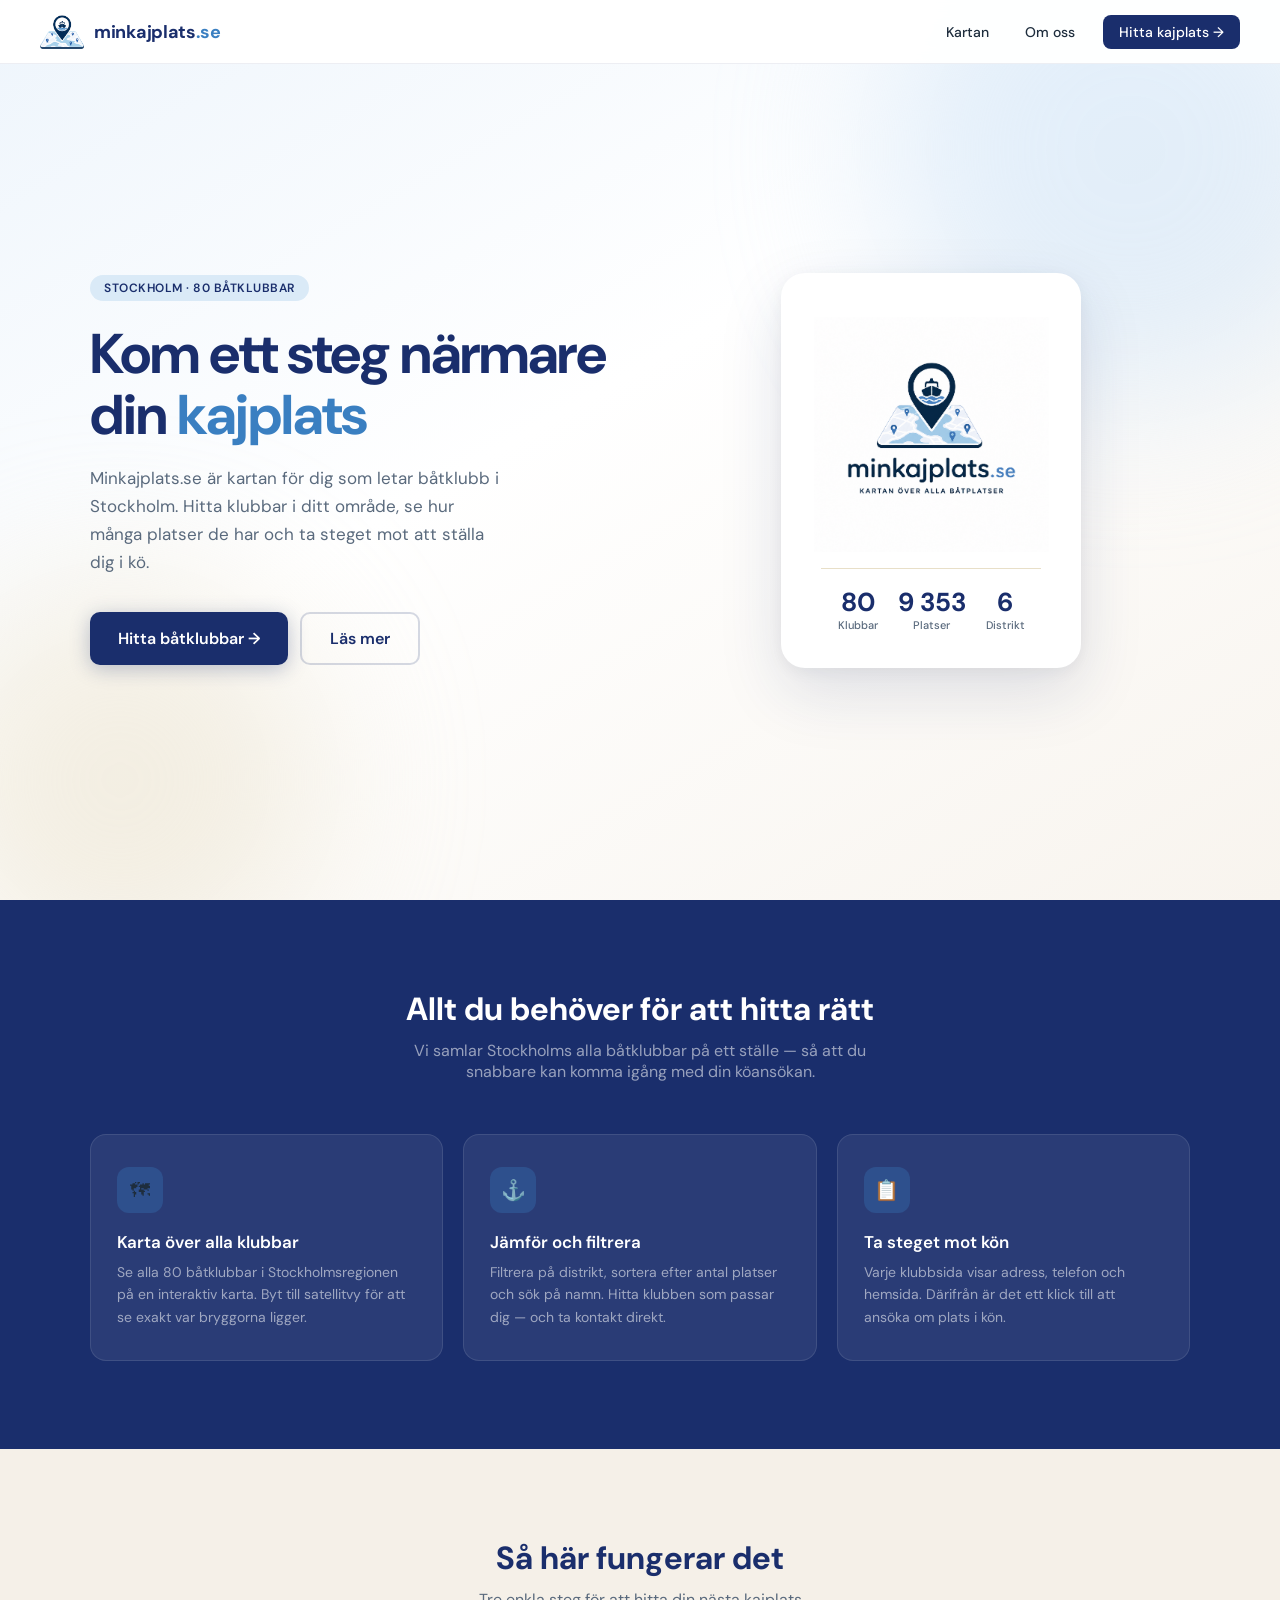
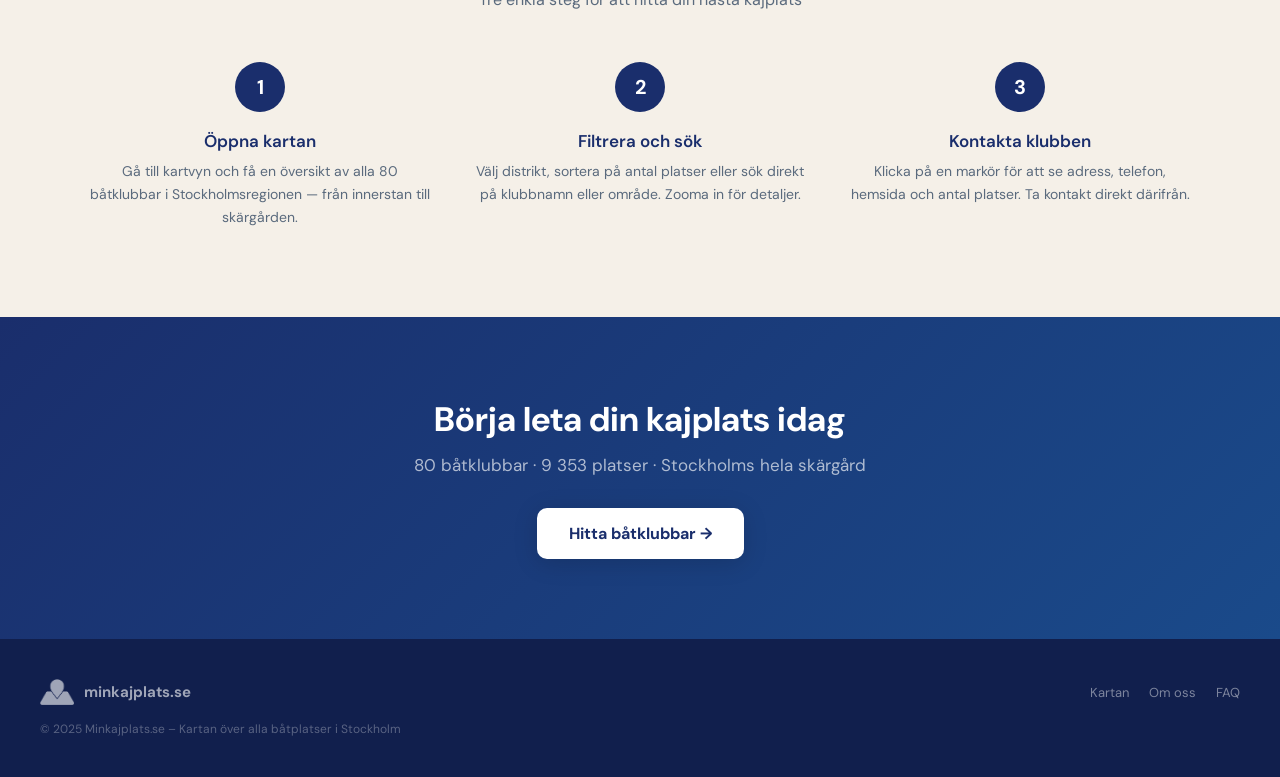
<file: static/index.html>
<!DOCTYPE html>
<html lang="sv">
<head>
  <meta charset="UTF-8" />
  <meta name="viewport" content="width=device-width, initial-scale=1.0" />
  <title>Minkajplats.se – Kartan över alla båtplatser</title>
  <link href="https://fonts.googleapis.com/css2?family=DM+Sans:wght@300;400;500;600;700&display=swap" rel="stylesheet" />
  <style>
    *, *::before, *::after { box-sizing: border-box; margin: 0; padding: 0; }
    :root {
      --navy:    #1a2e6c;
      --navy-dk: #111f4d;
      --sky:     #daeaf7;
      --water:   #3a7fc1;
      --sand:    #f5f0e8;
      --rope:    #e8dfc8;
      --text:    #1e2d3d;
      --muted:   #5a6a7d;
      --white:   #ffffff;
    }
    html { scroll-behavior: smooth; }
    body { font-family: 'DM Sans', sans-serif; color: var(--text); background: var(--white); }

    /* NAV */
    nav {
      position: fixed; top: 0; left: 0; right: 0; z-index: 100;
      display: flex; align-items: center; justify-content: space-between;
      padding: 0 40px; height: 64px;
      background: rgba(255,255,255,0.95);
      backdrop-filter: blur(10px);
      border-bottom: 1px solid rgba(26,46,108,0.08);
    }
    .nav-logo { display: flex; align-items: center; gap: 10px; text-decoration: none; }
    .nav-logo img { height: 34px; }
    .nav-logo-text { font-size: 18px; font-weight: 700; color: var(--navy); letter-spacing: -0.3px; }
    .nav-logo-text span { color: var(--water); }
    .nav-links { display: flex; align-items: center; gap: 4px; }
    .nav-links a {
      text-decoration: none; color: var(--text); font-size: 14px; font-weight: 500;
      padding: 8px 16px; border-radius: 6px; transition: background .15s;
    }
    .nav-links a:hover { background: var(--sand); }
    .nav-cta {
      background: var(--navy) !important; color: var(--white) !important;
      border-radius: 8px !important; margin-left: 8px;
    }
    .nav-cta:hover { background: var(--navy-dk) !important; }

    /* HERO */
    .hero {
      min-height: 100vh;
      background: linear-gradient(150deg, #eef5fc 0%, var(--white) 45%, #f8f4ee 100%);
      display: flex; align-items: center; justify-content: center;
      padding: 100px 40px 60px;
      position: relative; overflow: hidden;
    }
    .hero-blob {
      position: absolute; pointer-events: none;
      border-radius: 50%; filter: blur(80px); opacity: 0.5;
    }
    .blob1 { width: 500px; height: 500px; background: #c8dff5; top: -100px; right: -100px; }
    .blob2 { width: 400px; height: 400px; background: #e8dfc8; bottom: -80px; left: -80px; }
    .hero-inner {
      max-width: 1100px; width: 100%;
      display: grid; grid-template-columns: 1fr 1fr; gap: 64px; align-items: center;
      position: relative; z-index: 1;
    }
    .hero-badge {
      display: inline-flex; align-items: center; gap: 6px;
      background: var(--sky); color: var(--navy);
      border-radius: 20px; padding: 5px 14px;
      font-size: 12px; font-weight: 600; letter-spacing: 0.5px; text-transform: uppercase;
      margin-bottom: 22px;
    }
    h1 {
      font-size: clamp(34px, 4.5vw, 56px); font-weight: 700; line-height: 1.1;
      color: var(--navy); letter-spacing: -1px; margin-bottom: 18px;
    }
    h1 em { color: var(--water); font-style: normal; }
    .hero-sub {
      font-size: 17px; color: var(--muted); line-height: 1.65;
      max-width: 420px; margin-bottom: 36px;
    }
    .hero-actions { display: flex; gap: 12px; flex-wrap: wrap; }
    .btn-primary {
      display: inline-flex; align-items: center; gap: 8px;
      background: var(--navy); color: var(--white);
      padding: 14px 28px; border-radius: 10px; font-size: 16px; font-weight: 600;
      text-decoration: none; transition: transform .15s, box-shadow .15s;
      box-shadow: 0 4px 20px rgba(26,46,108,0.28);
    }
    .btn-primary:hover { transform: translateY(-2px); box-shadow: 0 6px 28px rgba(26,46,108,0.35); }
    .btn-ghost {
      display: inline-flex; align-items: center; gap: 8px;
      background: transparent; color: var(--navy);
      padding: 14px 28px; border-radius: 10px; font-size: 16px; font-weight: 600;
      text-decoration: none; border: 2px solid rgba(26,46,108,0.18);
      transition: border-color .15s, background .15s;
    }
    .btn-ghost:hover { border-color: var(--navy); background: rgba(26,46,108,0.04); }

    /* Hero visual card */
    .hero-visual { display: flex; justify-content: center; }
    .hero-card {
      background: white;
      border-radius: 24px;
      box-shadow: 0 24px 64px rgba(26,46,108,0.13), 0 4px 16px rgba(0,0,0,0.05);
      padding: 44px 40px 36px;
      display: flex; flex-direction: column; align-items: center;
      gap: 4px; width: 300px;
    }
    .hero-card img { width: 280px; height: 235px; object-fit: contain; margin-bottom: 12px; }
    .hero-card-stats { display: flex; gap: 20px; width: 100%; justify-content: center; padding-top: 20px; border-top: 1px solid var(--rope); }
    .hcs { text-align: center; }
    .hcs-n { font-size: 26px; font-weight: 700; color: var(--navy); line-height: 1; }
    .hcs-l { font-size: 11px; color: var(--muted); font-weight: 500; margin-top: 3px; }

    /* FEATURES */
    .features { background: var(--navy); padding: 88px 40px; }
    .section-inner { max-width: 1100px; margin: 0 auto; }
    .sec-head { text-align: center; margin-bottom: 52px; }
    .sec-head h2 { font-size: 32px; font-weight: 700; color: white; margin-bottom: 10px; }
    .sec-head p { font-size: 16px; color: rgba(255,255,255,0.55); max-width: 460px; margin: 0 auto; }
    .feature-grid { display: grid; grid-template-columns: repeat(3, 1fr); gap: 20px; }
    .fc {
      background: rgba(255,255,255,0.07); border: 1px solid rgba(255,255,255,0.1);
      border-radius: 16px; padding: 32px 26px; transition: background .2s;
    }
    .fc:hover { background: rgba(255,255,255,0.11); }
    .fc-icon {
      width: 46px; height: 46px; border-radius: 12px;
      background: rgba(58,127,193,0.3);
      display: flex; align-items: center; justify-content: center;
      font-size: 20px; margin-bottom: 18px;
    }
    .fc h3 { font-size: 17px; font-weight: 600; color: white; margin-bottom: 8px; }
    .fc p { font-size: 14px; color: rgba(255,255,255,0.55); line-height: 1.6; }

    /* HOW */
    .how { background: var(--sand); padding: 88px 40px; }
    .how .sec-head h2 { color: var(--navy); }
    .how .sec-head p { color: var(--muted); }
    .steps { display: grid; grid-template-columns: repeat(3, 1fr); gap: 40px; }
    .step { text-align: center; }
    .step-n {
      width: 50px; height: 50px; border-radius: 50%;
      background: var(--navy); color: white;
      display: flex; align-items: center; justify-content: center;
      font-size: 20px; font-weight: 700; margin: 0 auto 18px;
    }
    .step h3 { font-size: 17px; font-weight: 600; color: var(--navy); margin-bottom: 8px; }
    .step p { font-size: 14px; color: var(--muted); line-height: 1.65; }

    /* CTA */
    .cta {
      background: linear-gradient(135deg, #1a2e6c 0%, #1a4a8a 100%);
      padding: 80px 40px; text-align: center;
    }
    .cta h2 { font-size: 34px; font-weight: 700; color: white; margin-bottom: 12px; }
    .cta p { font-size: 17px; color: rgba(255,255,255,0.65); margin-bottom: 32px; }
    .btn-white {
      display: inline-flex; align-items: center; gap: 8px;
      background: white; color: var(--navy);
      padding: 15px 32px; border-radius: 10px; font-size: 16px; font-weight: 700;
      text-decoration: none; transition: transform .15s;
      box-shadow: 0 4px 24px rgba(0,0,0,0.15);
    }
    .btn-white:hover { transform: translateY(-2px); }

    /* FOOTER */
    footer {
      background: var(--navy-dk); padding: 40px;
      display: flex; flex-wrap: wrap; align-items: center; justify-content: space-between; gap: 16px;
    }
    .foot-logo { display: flex; align-items: center; gap: 10px; text-decoration: none; }
    .foot-logo img { height: 26px; filter: brightness(0) invert(1); opacity: 0.6; }
    .foot-logo span { font-size: 15px; font-weight: 700; color: rgba(255,255,255,0.6); }
    .foot-links { display: flex; gap: 20px; }
    .foot-links a { color: rgba(255,255,255,0.45); text-decoration: none; font-size: 13px; transition: color .15s; }
    .foot-links a:hover { color: rgba(255,255,255,0.85); }
    .foot-copy { width: 100%; font-size: 12px; color: rgba(255,255,255,0.3); }

    @media (max-width: 768px) {
      nav { padding: 0 20px; }
      .nav-links a:not(.nav-cta) { display: none; }
      .hero { padding: 88px 20px 40px; }
      .hero-inner { grid-template-columns: 1fr; gap: 36px; }
      .hero-visual { order: -1; }
      .hero-card { width: 260px; padding: 32px; }
      .hero-card img { width: 120px; height: 120px; }
      .features, .how { padding: 60px 20px; }
      .feature-grid, .steps { grid-template-columns: 1fr; gap: 14px; }
      .cta { padding: 60px 20px; }
      footer { padding: 28px 20px; }
    }
  </style>
</head>
<body>

<nav>
  <a class="nav-logo" href="/">
    <img src="/static/logo_notext.png" alt="Minkajplats" />
    <span class="nav-logo-text">minkajplats<span>.se</span></span>
  </a>
  <div class="nav-links">
    <a href="/stockholm">Kartan</a>
    <a href="/om">Om oss</a>
    <a href="/stockholm" class="nav-cta">Hitta kajplats →</a>
  </div>
</nav>

<section class="hero">
  <div class="hero-blob blob1"></div>
  <div class="hero-blob blob2"></div>
  <div class="hero-inner">
    <div class="hero-text">
      <div class="hero-badge">Stockholm · 80 båtklubbar</div>
      <h1>Kom ett steg närmare<br>din <em>kajplats</em></h1>
      <p class="hero-sub">Minkajplats.se är kartan för dig som letar båtklubb i Stockholm. Hitta klubbar i ditt område, se hur många platser de har och ta steget mot att ställa dig i kö.</p>
      <div class="hero-actions">
        <a href="/stockholm" class="btn-primary">Hitta båtklubbar →</a>
        <a href="/om" class="btn-ghost">Läs mer</a>
      </div>
    </div>
    <div class="hero-visual">
      <div class="hero-card">
        <img src="/static/logo.png" alt="Minkajplats.se" />
        <div class="hero-card-stats">
          <div class="hcs"><div class="hcs-n">80</div><div class="hcs-l">Klubbar</div></div>
          <div class="hcs"><div class="hcs-n">9 353</div><div class="hcs-l">Platser</div></div>
          <div class="hcs"><div class="hcs-n">6</div><div class="hcs-l">Distrikt</div></div>
        </div>
      </div>
    </div>
  </div>
</section>

<section class="features">
  <div class="section-inner">
    <div class="sec-head">
      <h2>Allt du behöver för att hitta rätt</h2>
      <p>Vi samlar Stockholms alla båtklubbar på ett ställe — så att du snabbare kan komma igång med din köansökan.</p>
    </div>
    <div class="feature-grid">
      <div class="fc">
        <div class="fc-icon">🗺</div>
        <h3>Karta över alla klubbar</h3>
        <p>Se alla 80 båtklubbar i Stockholmsregionen på en interaktiv karta. Byt till satellitvy för att se exakt var bryggorna ligger.</p>
      </div>
      <div class="fc">
        <div class="fc-icon">⚓</div>
        <h3>Jämför och filtrera</h3>
        <p>Filtrera på distrikt, sortera efter antal platser och sök på namn. Hitta klubben som passar dig — och ta kontakt direkt.</p>
      </div>
      <div class="fc">
        <div class="fc-icon">📋</div>
        <h3>Ta steget mot kön</h3>
        <p>Varje klubbsida visar adress, telefon och hemsida. Därifrån är det ett klick till att ansöka om plats i kön.</p>
      </div>
    </div>
  </div>
</section>

<section class="how">
  <div class="section-inner">
    <div class="sec-head">
      <h2>Så här fungerar det</h2>
      <p>Tre enkla steg för att hitta din nästa kajplats</p>
    </div>
    <div class="steps">
      <div class="step">
        <div class="step-n">1</div>
        <h3>Öppna kartan</h3>
        <p>Gå till kartvyn och få en översikt av alla 80 båtklubbar i Stockholmsregionen — från innerstan till skärgården.</p>
      </div>
      <div class="step">
        <div class="step-n">2</div>
        <h3>Filtrera och sök</h3>
        <p>Välj distrikt, sortera på antal platser eller sök direkt på klubbnamn eller område. Zooma in för detaljer.</p>
      </div>
      <div class="step">
        <div class="step-n">3</div>
        <h3>Kontakta klubben</h3>
        <p>Klicka på en markör för att se adress, telefon, hemsida och antal platser. Ta kontakt direkt därifrån.</p>
      </div>
    </div>
  </div>
</section>

<section class="cta">
  <h2>Börja leta din kajplats idag</h2>
  <p>80 båtklubbar · 9 353 platser · Stockholms hela skärgård</p>
  <a href="/stockholm" class="btn-white">Hitta båtklubbar →</a>
</section>

<footer>
  <a class="foot-logo" href="/">
    <img src="/static/logo_notext.png" alt="Minkajplats" />
    <span>minkajplats.se</span>
  </a>
  <div class="foot-links">
    <a href="/stockholm">Kartan</a>
    <a href="/om">Om oss</a>
    <a href="/om#faq">FAQ</a>
  </div>
  <div class="foot-copy">© 2025 Minkajplats.se – Kartan över alla båtplatser i Stockholm</div>
</footer>

</body>
</html>
</file>
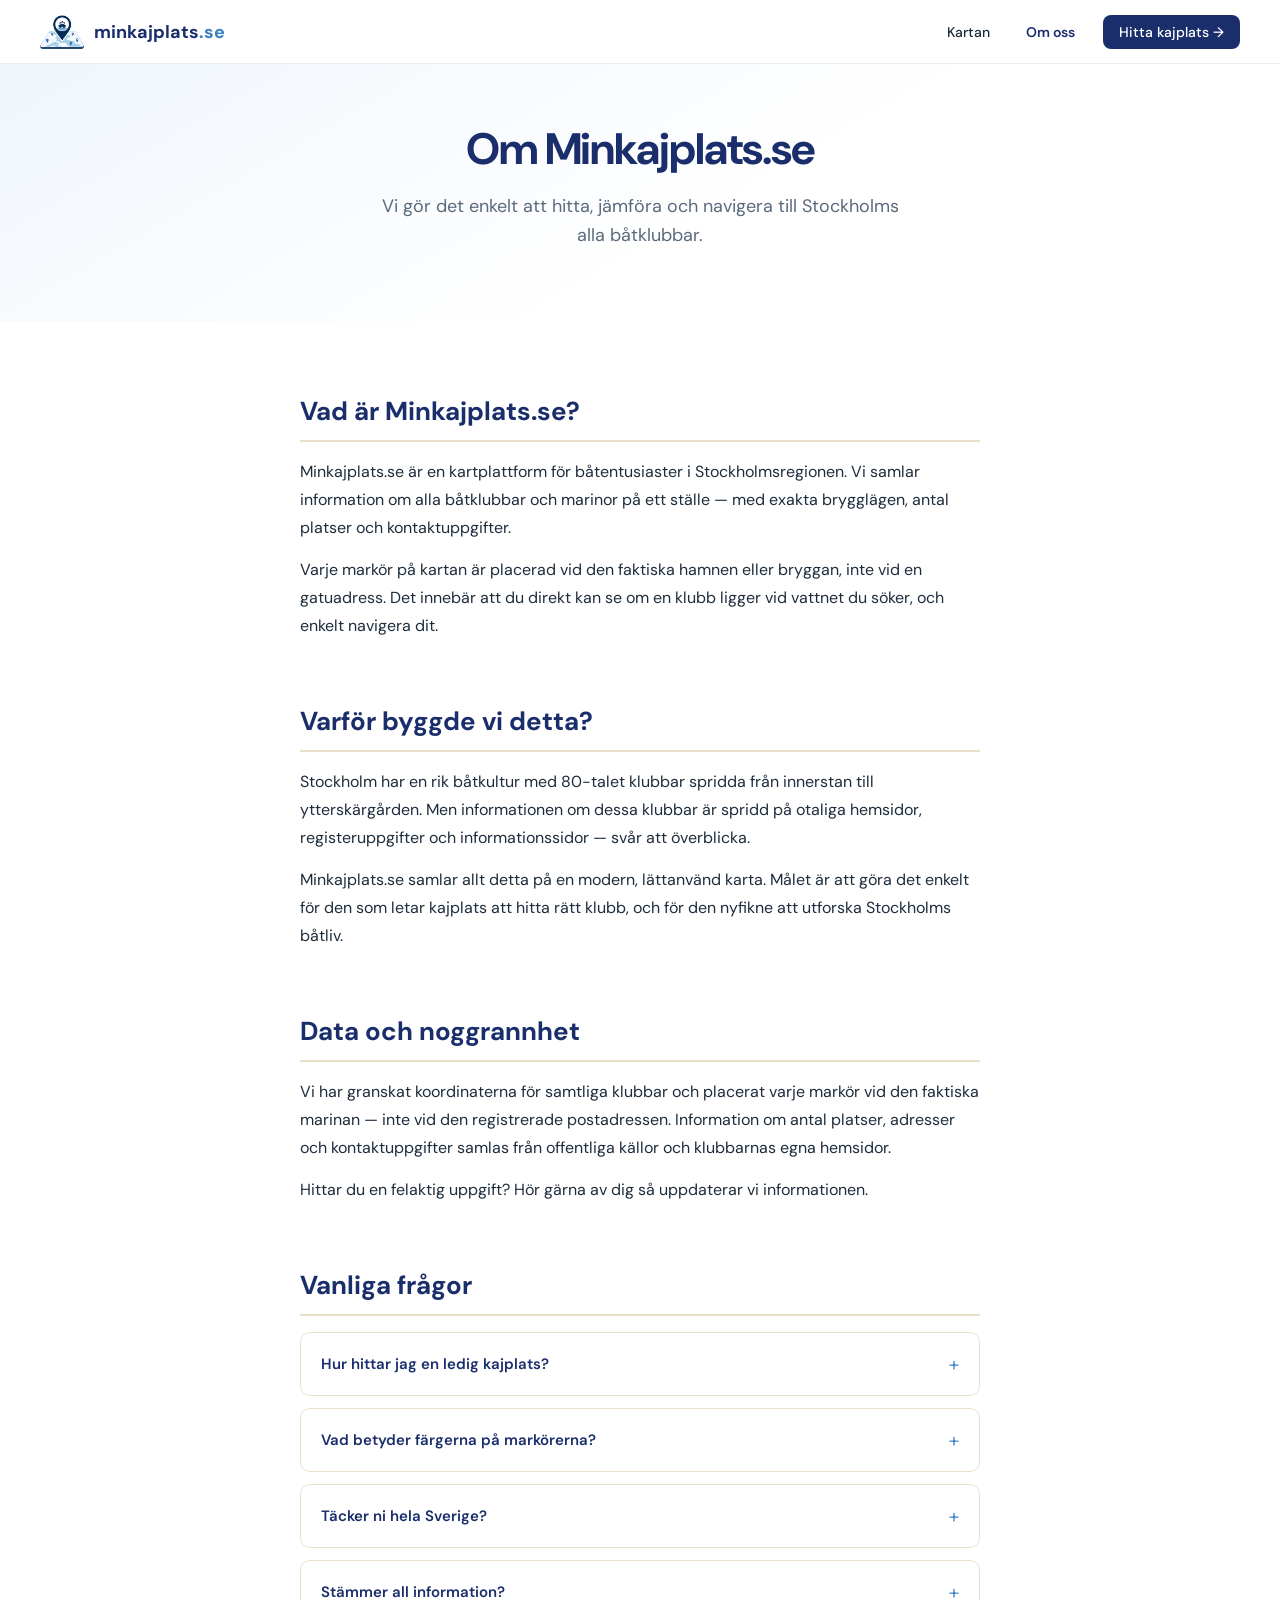
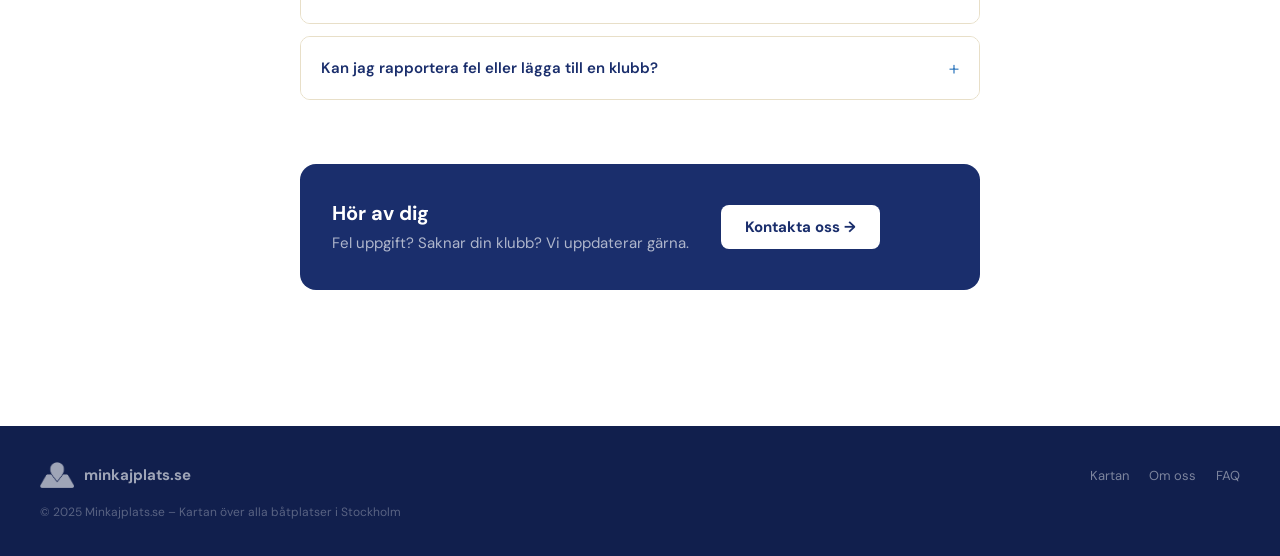
<file: static/om.html>
<!DOCTYPE html>
<html lang="sv">
<head>
  <meta charset="UTF-8" />
  <meta name="viewport" content="width=device-width, initial-scale=1.0" />
  <title>Om oss – Minkajplats.se</title>
  <link href="https://fonts.googleapis.com/css2?family=DM+Sans:wght@300;400;500;600;700&display=swap" rel="stylesheet" />
  <style>
    *, *::before, *::after { box-sizing: border-box; margin: 0; padding: 0; }
    :root {
      --navy:    #1a2e6c;
      --navy-dk: #111f4d;
      --sky:     #daeaf7;
      --water:   #3a7fc1;
      --sand:    #f5f0e8;
      --rope:    #e8dfc8;
      --text:    #1e2d3d;
      --muted:   #5a6a7d;
      --white:   #ffffff;
    }
    html { scroll-behavior: smooth; }
    body { font-family: 'DM Sans', sans-serif; color: var(--text); background: var(--white); }

    nav {
      position: fixed; top: 0; left: 0; right: 0; z-index: 100;
      display: flex; align-items: center; justify-content: space-between;
      padding: 0 40px; height: 64px;
      background: rgba(255,255,255,0.95); backdrop-filter: blur(10px);
      border-bottom: 1px solid rgba(26,46,108,0.08);
    }
    .nav-logo { display: flex; align-items: center; gap: 10px; text-decoration: none; }
    .nav-logo img { height: 34px; }
    .nav-logo-text { font-size: 18px; font-weight: 700; color: var(--navy); }
    .nav-logo-text span { color: var(--water); }
    .nav-links { display: flex; align-items: center; gap: 4px; }
    .nav-links a {
      text-decoration: none; color: var(--text); font-size: 14px; font-weight: 500;
      padding: 8px 16px; border-radius: 6px; transition: background .15s;
    }
    .nav-links a:hover { background: var(--sand); }
    .nav-links a.active { color: var(--navy); font-weight: 600; }
    .nav-cta { background: var(--navy) !important; color: var(--white) !important; border-radius: 8px !important; margin-left: 8px; }
    .nav-cta:hover { background: var(--navy-dk) !important; }

    /* PAGE HERO */
    .page-hero {
      background: linear-gradient(150deg, #eef5fc 0%, var(--white) 60%);
      padding: 120px 40px 72px;
      text-align: center;
    }
    .page-hero h1 { font-size: 44px; font-weight: 700; color: var(--navy); letter-spacing: -1px; margin-bottom: 14px; }
    .page-hero p { font-size: 18px; color: var(--muted); max-width: 520px; margin: 0 auto; line-height: 1.6; }

    /* CONTENT */
    .content { max-width: 760px; margin: 0 auto; padding: 72px 40px; }

    .section-block { margin-bottom: 64px; }
    .section-block h2 {
      font-size: 26px; font-weight: 700; color: var(--navy);
      margin-bottom: 16px; padding-bottom: 12px;
      border-bottom: 2px solid var(--rope);
    }
    .section-block p { font-size: 16px; color: var(--text); line-height: 1.75; margin-bottom: 14px; }
    .section-block p:last-child { margin-bottom: 0; }

    /* FAQ */
    .faq-list { display: flex; flex-direction: column; gap: 12px; }
    .faq-item {
      border: 1px solid var(--rope);
      border-radius: 10px; overflow: hidden;
    }
    .faq-q {
      padding: 18px 20px;
      font-size: 15px; font-weight: 600; color: var(--navy);
      cursor: pointer;
      display: flex; justify-content: space-between; align-items: center;
      background: var(--white); transition: background .15s;
      list-style: none; user-select: none;
    }
    .faq-q:hover { background: var(--sand); }
    .faq-q::after { content: '+'; font-size: 20px; font-weight: 300; color: var(--water); transition: transform .2s; }
    details[open] .faq-q::after { transform: rotate(45deg); }
    .faq-a {
      padding: 0 20px 18px;
      font-size: 15px; color: var(--muted); line-height: 1.7;
      background: var(--white);
    }

    /* CONTACT CARD */
    .contact-card {
      background: var(--navy);
      border-radius: 16px; padding: 36px 32px;
      display: flex; align-items: center; gap: 32px; flex-wrap: wrap;
    }
    .contact-card-text h3 { font-size: 20px; font-weight: 700; color: white; margin-bottom: 6px; }
    .contact-card-text p { font-size: 15px; color: rgba(255,255,255,0.65); line-height: 1.5; }
    .contact-card a {
      display: inline-block; background: white; color: var(--navy);
      padding: 12px 24px; border-radius: 8px; font-size: 15px; font-weight: 700;
      text-decoration: none; white-space: nowrap; transition: transform .15s;
    }
    .contact-card a:hover { transform: translateY(-1px); }

    /* FOOTER */
    footer {
      background: var(--navy-dk); padding: 36px 40px;
      display: flex; flex-wrap: wrap; align-items: center; justify-content: space-between; gap: 16px;
    }
    .foot-logo { display: flex; align-items: center; gap: 10px; text-decoration: none; }
    .foot-logo img { height: 26px; filter: brightness(0) invert(1); opacity: 0.6; }
    .foot-logo span { font-size: 15px; font-weight: 700; color: rgba(255,255,255,0.6); }
    .foot-links { display: flex; gap: 20px; }
    .foot-links a { color: rgba(255,255,255,0.45); text-decoration: none; font-size: 13px; transition: color .15s; }
    .foot-links a:hover { color: rgba(255,255,255,0.85); }
    .foot-copy { width: 100%; font-size: 12px; color: rgba(255,255,255,0.3); }

    @media (max-width: 768px) {
      nav { padding: 0 20px; }
      .nav-links a:not(.nav-cta) { display: none; }
      .page-hero { padding: 90px 20px 48px; }
      .page-hero h1 { font-size: 32px; }
      .content { padding: 48px 20px; }
      .contact-card { flex-direction: column; gap: 20px; }
      footer { padding: 28px 20px; }
    }
  </style>
</head>
<body>

<nav>
  <a class="nav-logo" href="/">
    <img src="/static/logo_notext.png" alt="Minkajplats" />
    <span class="nav-logo-text">minkajplats<span>.se</span></span>
  </a>
  <div class="nav-links">
    <a href="/stockholm">Kartan</a>
    <a href="/om" class="active">Om oss</a>
    <a href="/stockholm" class="nav-cta">Hitta kajplats →</a>
  </div>
</nav>

<section class="page-hero">
  <h1>Om Minkajplats.se</h1>
  <p>Vi gör det enkelt att hitta, jämföra och navigera till Stockholms alla båtklubbar.</p>
</section>

<div class="content">

  <div class="section-block">
    <h2>Vad är Minkajplats.se?</h2>
    <p>Minkajplats.se är en kartplattform för båtentusiaster i Stockholmsregionen. Vi samlar information om alla båtklubbar och marinor på ett ställe — med exakta brygglägen, antal platser och kontaktuppgifter.</p>
    <p>Varje markör på kartan är placerad vid den faktiska hamnen eller bryggan, inte vid en gatuadress. Det innebär att du direkt kan se om en klubb ligger vid vattnet du söker, och enkelt navigera dit.</p>
  </div>

  <div class="section-block">
    <h2>Varför byggde vi detta?</h2>
    <p>Stockholm har en rik båtkultur med 80-talet klubbar spridda från innerstan till ytterskärgården. Men informationen om dessa klubbar är spridd på otaliga hemsidor, registeruppgifter och informationssidor — svår att överblicka.</p>
    <p>Minkajplats.se samlar allt detta på en modern, lättanvänd karta. Målet är att göra det enkelt för den som letar kajplats att hitta rätt klubb, och för den nyfikne att utforska Stockholms båtliv.</p>
  </div>

  <div class="section-block">
    <h2>Data och noggrannhet</h2>
    <p>Vi har granskat koordinaterna för samtliga klubbar och placerat varje markör vid den faktiska marinan — inte vid den registrerade postadressen. Information om antal platser, adresser och kontaktuppgifter samlas från offentliga källor och klubbarnas egna hemsidor.</p>
    <p>Hittar du en felaktig uppgift? Hör gärna av dig så uppdaterar vi informationen.</p>
  </div>

  <div class="section-block" id="faq">
    <h2>Vanliga frågor</h2>
    <div class="faq-list">

      <details class="faq-item">
        <summary class="faq-q">Hur hittar jag en ledig kajplats?</summary>
        <div class="faq-a">Minkajplats.se visar var klubbarna finns och hur många platser de har totalt. För att ta reda på om det finns lediga platser behöver du kontakta respektive klubb direkt — klicka på en markör på kartan för att se telefonnummer och hemsida.</div>
      </details>

      <details class="faq-item">
        <summary class="faq-q">Vad betyder färgerna på markörerna?</summary>
        <div class="faq-a">Blå markör = under 100 båtplatser. Orange = 100–199 platser. Röd = 200 platser eller fler. Grå = antal platser okänt. Klustrade markörer (siffra i cirkel) visar flera klubbar på samma område — zooma in för att separera dem.</div>
      </details>

      <details class="faq-item">
        <summary class="faq-q">Täcker ni hela Sverige?</summary>
        <div class="faq-a">Just nu fokuserar vi på Stockholmsregionen med 80 klubbar. Vi jobbar med att expandera till fler städer och regioner framöver.</div>
      </details>

      <details class="faq-item">
        <summary class="faq-q">Stämmer all information?</summary>
        <div class="faq-a">Vi gör vårt bästa för att hålla informationen korrekt och uppdaterad. Antal platser och kontaktuppgifter kan förändras — vi uppdaterar regelbundet men rekommenderar att alltid bekräfta uppgifter direkt med klubben.</div>
      </details>

      <details class="faq-item">
        <summary class="faq-q">Kan jag rapportera fel eller lägga till en klubb?</summary>
        <div class="faq-a">Absolut! Hör av dig via e-post om du hittar en felaktighet eller vill lägga till en klubb som saknas. Vi uppdaterar löpande.</div>
      </details>

    </div>
  </div>

  <div class="section-block">
    <div class="contact-card">
      <div class="contact-card-text">
        <h3>Hör av dig</h3>
        <p>Fel uppgift? Saknar din klubb? Vi uppdaterar gärna.</p>
      </div>
      <a href="mailto:hej@minkajplats.se">Kontakta oss →</a>
    </div>
  </div>

</div>

<footer>
  <a class="foot-logo" href="/">
    <img src="/static/logo_notext.png" alt="Minkajplats" />
    <span>minkajplats.se</span>
  </a>
  <div class="foot-links">
    <a href="/stockholm">Kartan</a>
    <a href="/om">Om oss</a>
    <a href="/om#faq">FAQ</a>
  </div>
  <div class="foot-copy">© 2025 Minkajplats.se – Kartan över alla båtplatser i Stockholm</div>
</footer>

</body>
</html>
</file>
